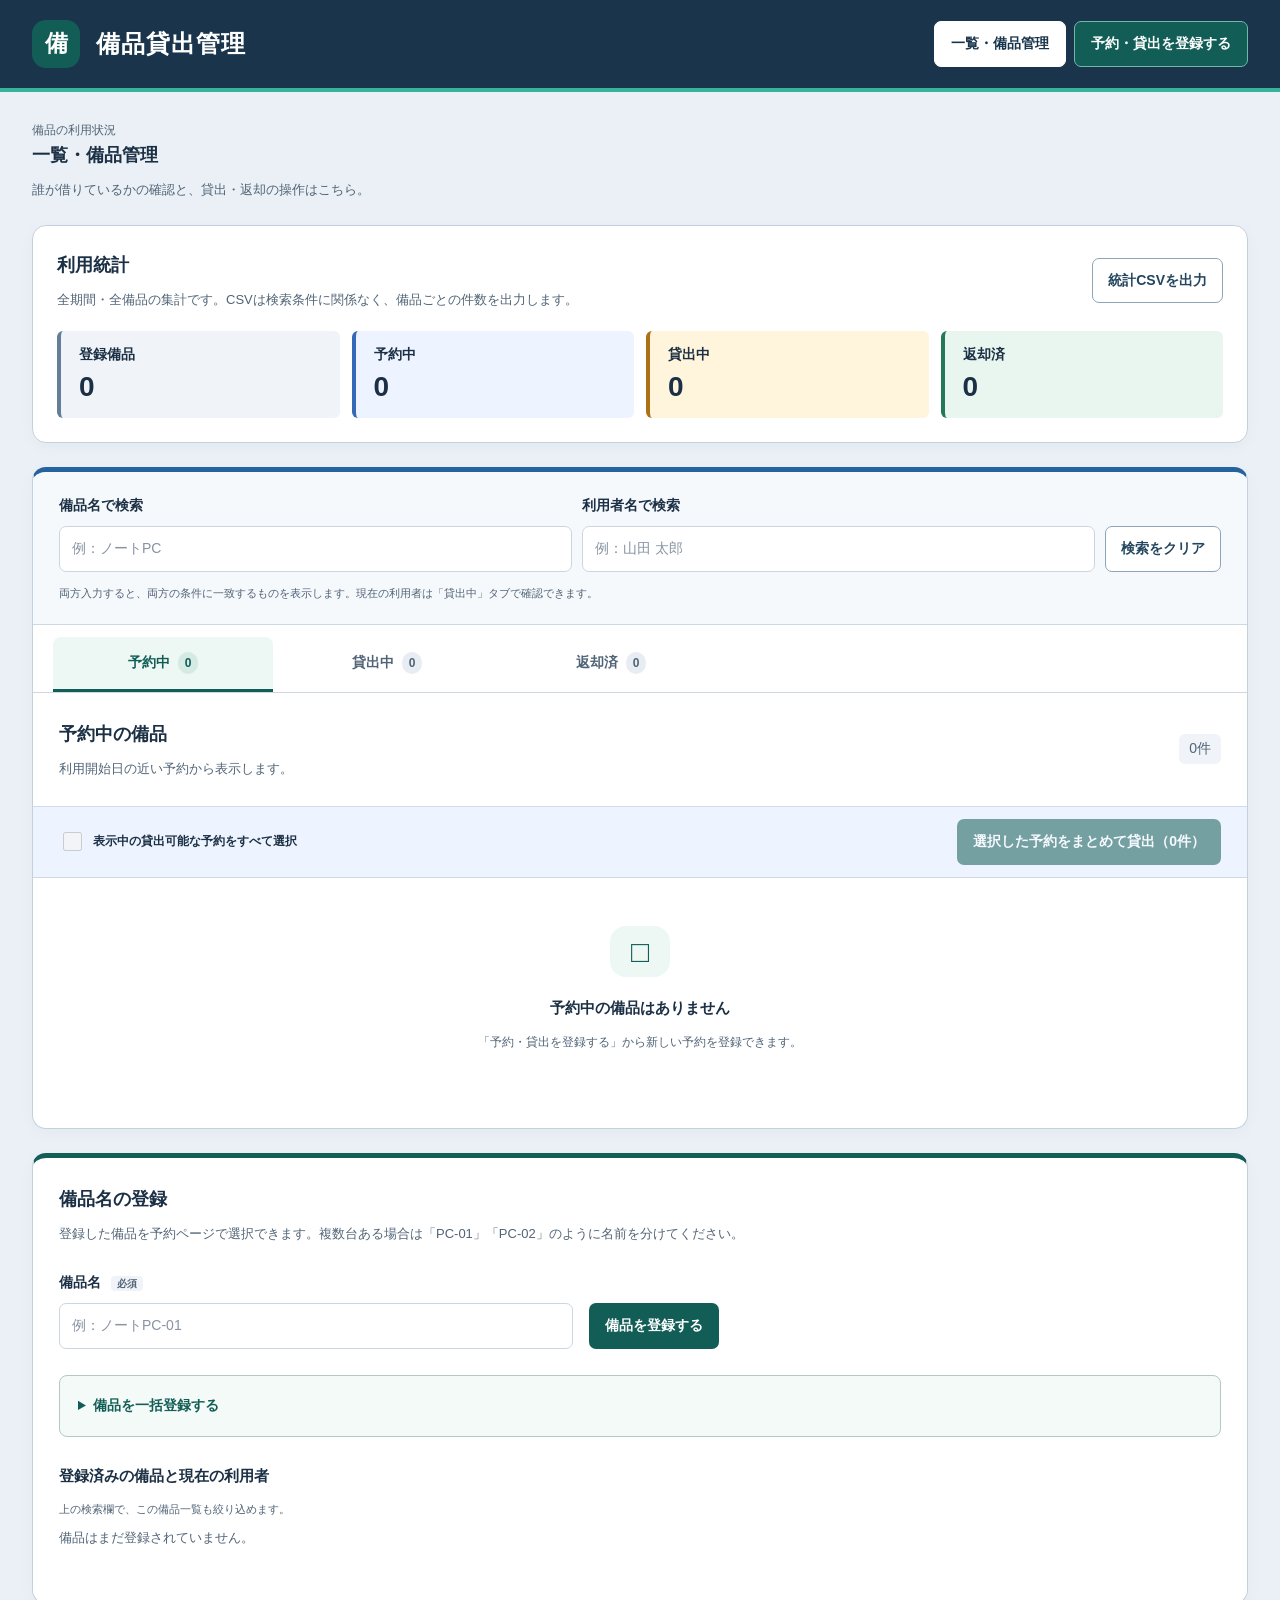
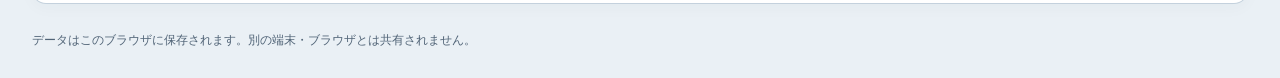
<file: index.html>
<!doctype html>
<html lang="ja">
<head>
  <meta charset="utf-8">
  <meta name="viewport" content="width=device-width, initial-scale=1">
  <title>一覧 | 備品貸出管理</title>
  <link rel="stylesheet" href="css/style.css">
  <script defer src="js/constants.js"></script>
  <script defer src="js/utils/dates.js"></script>
  <script defer src="js/utils/validation.js"></script>
  <script defer src="js/models/item.js"></script>
  <script defer src="js/models/loanRules.js"></script>
  <script defer src="js/services/storage.js"></script>
  <script defer src="js/repositories/loanData.js"></script>
  <script defer src="js/repositories/equipmentRepository.js"></script>
  <script defer src="js/repositories/itemRepository.js"></script>
  <script defer src="js/utils/report.js"></script>
  <script defer src="js/ui/render.js"></script>
  <script defer src="js/ui/tabs.js"></script>
  <script defer src="js/ui/messages.js"></script>
  <script defer src="js/ui/listControls.js"></script>
  <script defer src="js/app.js"></script>
</head>
<body>
  <header class="page-header"><div class="header-inner"><span class="app-mark" aria-hidden="true">備</span><h1>備品貸出管理</h1><nav class="page-nav" aria-label="メインナビゲーション"><a href="index.html" aria-current="page">一覧・備品管理</a><a id="new-reservation" class="button button-primary" href="reservation.html">予約・貸出を登録する</a></nav></div></header>
  <main>
    <div class="page-toolbar"><div><p class="eyebrow">備品の利用状況</p><h2>一覧・備品管理</h2><p class="section-description">誰が借りているかの確認と、貸出・返却の操作はこちら。</p></div></div>
    <div id="message" class="message" role="status" aria-live="polite" hidden></div>
    <div id="overdue-summary" class="message message-error" role="status" hidden></div>
    <section class="panel report-panel" aria-labelledby="report-title">
      <div class="report-heading"><div><h2 id="report-title">利用統計</h2><p class="section-description">全期間・全備品の集計です。CSVは検索条件に関係なく、備品ごとの件数を出力します。</p></div><button id="export-csv" class="button button-secondary" type="button" disabled>統計CSVを出力</button></div>
      <div class="summary-grid"><div>登録備品<strong id="stat-equipment">0</strong></div><div>予約中<strong id="stat-reserved">0</strong></div><div>貸出中<strong id="stat-borrowed">0</strong></div><div>返却済<strong id="stat-returned">0</strong></div></div>
    </section>
    <section class="panel list-panel" aria-labelledby="list-title">
      <div class="search-toolbar"><div class="search-controls"><div class="search-field"><label for="equipment-search">備品名で検索</label><input id="equipment-search" type="search" placeholder="例：ノートPC" aria-describedby="search-help"></div><div class="search-field"><label for="borrower-search">利用者名で検索</label><input id="borrower-search" type="search" placeholder="例：山田 太郎" aria-describedby="search-help"></div><button id="clear-search" class="button button-secondary" type="button">検索をクリア</button></div><p id="search-help" class="form-note">両方入力すると、両方の条件に一致するものを表示します。現在の利用者は「貸出中」タブで確認できます。</p></div>
      <div class="status-tabs" role="tablist" aria-label="貸出・予約の状況">
        <button id="tab-reserved" class="status-tab" type="button" role="tab" data-status="reserved" aria-controls="loan-panel" aria-selected="true">予約中 <span id="count-reserved" class="tab-count">0</span></button>
        <button id="tab-borrowed" class="status-tab" type="button" role="tab" data-status="borrowed" aria-controls="loan-panel" aria-selected="false" tabindex="-1">貸出中 <span id="count-borrowed" class="tab-count">0</span></button>
        <button id="tab-returned" class="status-tab" type="button" role="tab" data-status="returned" aria-controls="loan-panel" aria-selected="false" tabindex="-1">返却済 <span id="count-returned" class="tab-count">0</span></button>
      </div>
      <div id="loan-panel" role="tabpanel" aria-labelledby="tab-reserved" tabindex="0">
      <div class="list-heading"><div><h2 id="list-title">予約中の備品</h2><p id="list-description" class="section-description">利用開始日の近い予約から表示します。</p></div><span id="item-count" class="count">0件</span></div>
      <div id="batch-loan-toolbar" class="batch-toolbar"><label><input id="select-all-reservations" type="checkbox"> 表示中の貸出可能な予約をすべて選択</label><button id="start-selected" class="button button-primary" type="button" disabled>選択した予約をまとめて貸出（0件）</button></div>
      <div id="empty-state" class="empty-state"><div class="empty-icon" aria-hidden="true">□</div><h3 id="empty-title">予約中の備品はありません</h3><p id="empty-description">「予約・貸出を登録する」から新しい予約を登録できます。</p></div>
      <div id="table-container" class="table-container" hidden>
        <table id="loan-table" class="list-table"><caption class="visually-hidden">備品の利用者・期間・状態・返却日時・操作</caption><thead><tr><th scope="col">備品名</th><th scope="col">借りる人</th><th scope="col">利用開始日</th><th scope="col">返却予定日</th><th scope="col">状態</th><th id="returned-at-heading" scope="col">返却日時</th><th id="action-heading" scope="col">操作</th></tr></thead><tbody id="item-list"></tbody></table>
      </div>
      </div>
      <details id="cancelled-history" class="cancelled-history" hidden>
        <summary>取消した予約の履歴 <span id="count-cancelled" class="count">0件</span></summary>
        <div class="table-container"><table class="cancellation-table"><caption class="visually-hidden">取消済みの予約の備品・利用者・期間・取消日時</caption><thead><tr><th scope="col">備品名</th><th scope="col">借りる人</th><th scope="col">利用開始日</th><th scope="col">返却予定日</th><th scope="col">取消日時</th></tr></thead><tbody id="cancelled-list"></tbody></table></div>
      </details>
    </section>
    <section id="equipment-section" class="panel equipment-panel" aria-labelledby="equipment-title">
      <h2 id="equipment-title">備品名の登録</h2>
      <p class="section-description">登録した備品を予約ページで選択できます。複数台ある場合は「PC-01」「PC-02」のように名前を分けてください。</p>
      <form id="equipment-form" class="equipment-form" novalidate>
        <div class="field"><label for="equipment-name">備品名 <span class="required">必須</span></label><input id="equipment-name" name="equipmentName" required maxlength="100" placeholder="例：ノートPC-01" aria-describedby="equipment-error"><p id="equipment-error" class="field-error" hidden></p></div>
        <button id="equipment-register-button" class="button button-primary" type="submit">備品を登録する</button>
      </form>
      <details class="bulk-registration"><summary>備品を一括登録する</summary><p class="section-description" id="bulk-help">Excelなどから備品名を1行に1件貼り付けてください。空行は無視します。重複・入力エラーがあれば全件の登録を中止します。</p><form id="bulk-equipment-form" novalidate><label for="bulk-equipment-names">備品名の一覧</label><textarea id="bulk-equipment-names" rows="5" placeholder="ノートPC-01&#10;ノートPC-02&#10;HDMIケーブル-01" aria-describedby="bulk-help bulk-equipment-error"></textarea><p id="bulk-equipment-error" class="field-error" hidden></p><button id="bulk-register-button" class="button button-secondary" type="submit" disabled>まとめて備品を登録する</button></form></details>
      <h3 class="catalog-title">登録済みの備品と現在の利用者</h3><p class="form-note">上の検索欄で、この備品一覧も絞り込めます。</p>
      <p id="equipment-empty" class="section-description">備品はまだ登録されていません。</p>
      <ul id="equipment-list" class="equipment-list" aria-label="登録済みの備品"></ul>
    </section>
    <footer>データはこのブラウザに保存されます。別の端末・ブラウザとは共有されません。</footer>
    <noscript><p class="message message-error">このアプリを利用するには JavaScript を有効にしてください。</p></noscript>
  </main>
</body>
</html>
</file>
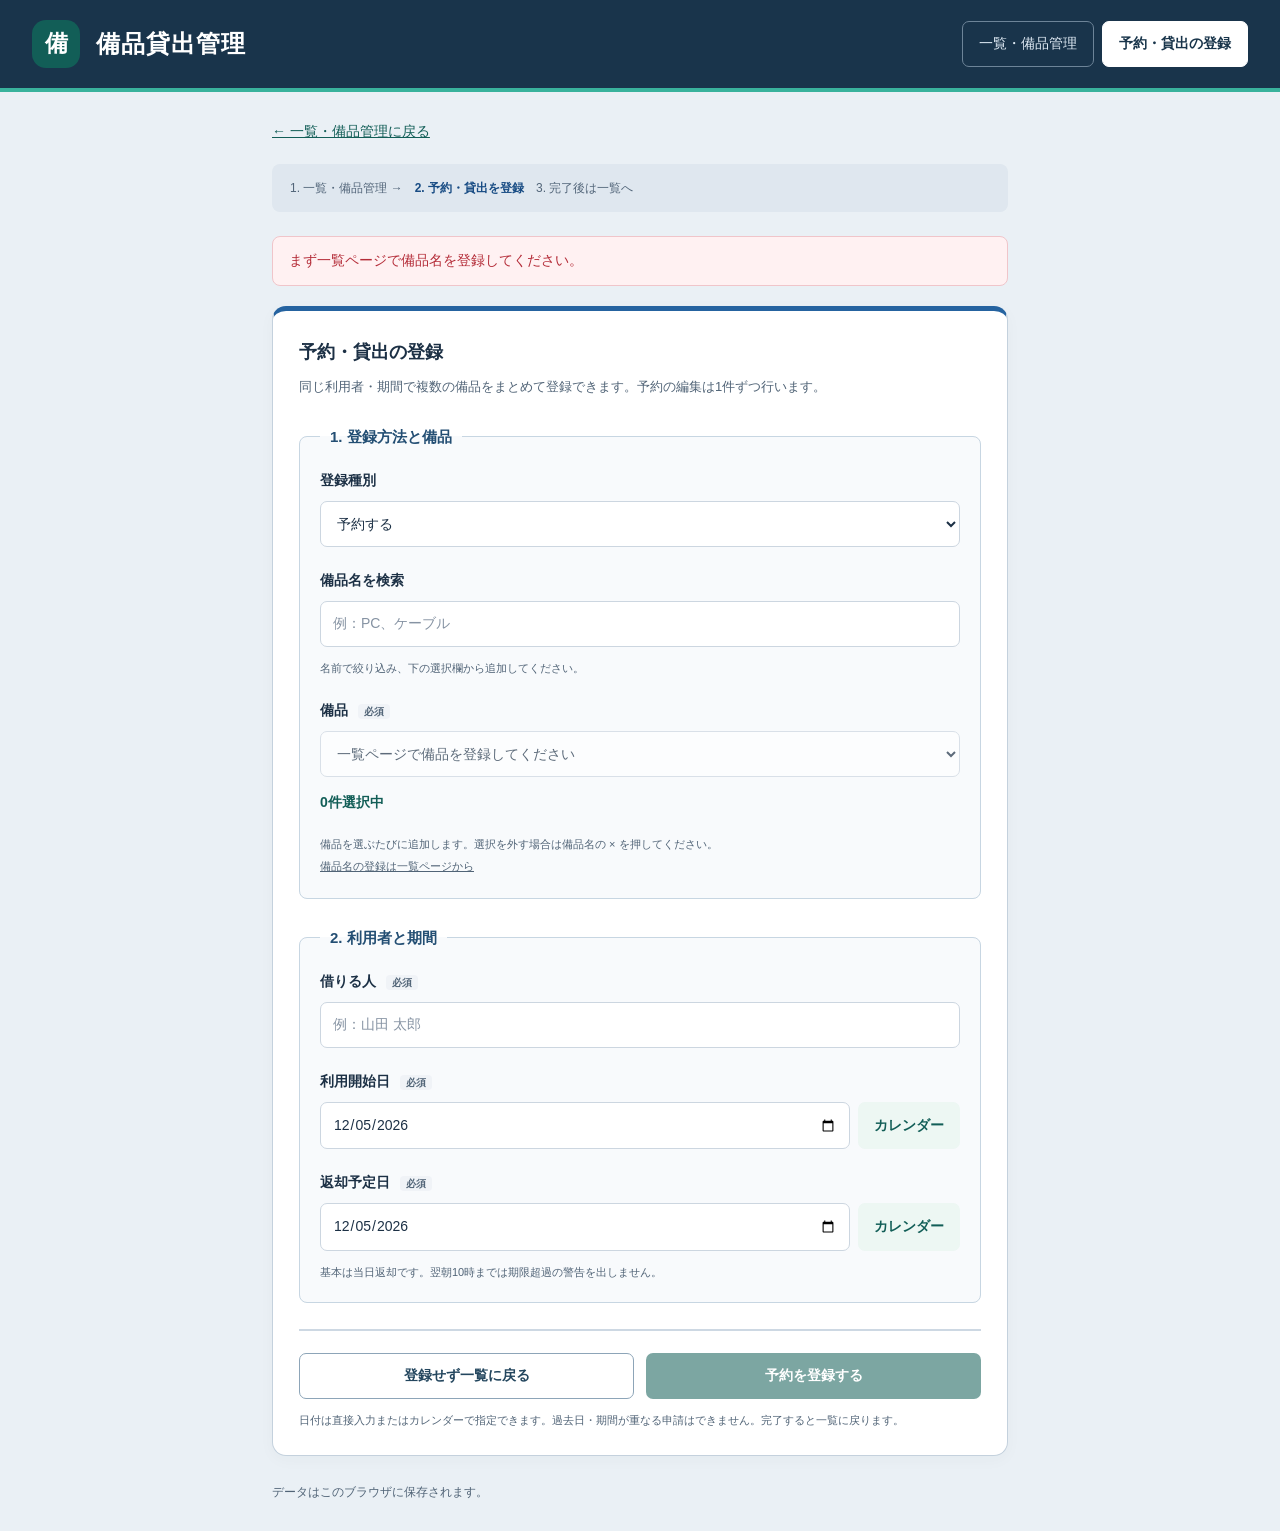
<file: reservation.html>
<!doctype html>
<html lang="ja">
<head>
  <meta charset="utf-8">
  <meta name="viewport" content="width=device-width, initial-scale=1">
  <title>予約 | 備品貸出管理</title>
  <link rel="stylesheet" href="css/style.css">
  <script defer src="js/constants.js"></script>
  <script defer src="js/utils/dates.js"></script>
  <script defer src="js/utils/validation.js"></script>
  <script defer src="js/models/item.js"></script>
  <script defer src="js/models/loanRules.js"></script>
  <script defer src="js/services/storage.js"></script>
  <script defer src="js/repositories/loanData.js"></script>
  <script defer src="js/repositories/equipmentRepository.js"></script>
  <script defer src="js/repositories/itemRepository.js"></script>
  <script defer src="js/ui/messages.js"></script>
  <script defer src="js/ui/equipmentPicker.js"></script>
  <script defer src="js/ui/form.js"></script>
  <script defer src="js/ui/calendar.js"></script>
  <script defer src="js/reservation.js"></script>
</head>
<body>
  <header class="page-header"><div class="header-inner"><span class="app-mark" aria-hidden="true">備</span><h1>備品貸出管理</h1><nav class="page-nav" aria-label="メインナビゲーション"><a href="index.html">一覧・備品管理</a><a href="reservation.html" aria-current="page">予約・貸出の登録</a></nav></div></header>
  <main class="reservation-main">
    <a class="back-link" href="index.html">← 一覧・備品管理に戻る</a><div class="flow-guide"><span>1. 一覧・備品管理</span><strong aria-current="step">2. 予約・貸出を登録</strong><span>3. 完了後は一覧へ</span></div>
    <div id="message" class="message" role="status" aria-live="polite" hidden></div>
    <section class="panel registration" aria-labelledby="registration-title">
      <h2 id="registration-title">予約・貸出の登録</h2>
      <p class="section-description">同じ利用者・期間で複数の備品をまとめて登録できます。予約の編集は1件ずつ行います。</p>
      <form id="loan-form" novalidate>
        <fieldset class="form-section"><legend>1. 登録方法と備品</legend>
        <div class="field"><label for="registration-type">登録種別</label><select id="registration-type" name="status" aria-describedby="registration-type-error"><option value="reserved">予約する</option><option value="borrowed">今から借りる</option></select><p class="field-error" id="registration-type-error" hidden></p></div>
        <div class="field"><label for="reservation-search">備品名を検索</label><input id="reservation-search" type="search" placeholder="例：PC、ケーブル"><p class="form-note">名前で絞り込み、下の選択欄から追加してください。</p></div>
        <div class="field"><label for="item-name">備品 <span class="required">必須</span></label><select id="item-name" name="equipmentId" required aria-describedby="item-name-error"></select><p class="field-error" id="item-name-error" hidden></p><p id="selection-count" class="selection-count" aria-live="polite">0件選択中</p><div id="selected-equipment" class="selected-equipment" aria-label="選択した備品"></div><p class="form-note">備品を選ぶたびに追加します。選択を外す場合は備品名の × を押してください。</p><a class="form-note" href="index.html#equipment-section">備品名の登録は一覧ページから</a></div>
        </fieldset>
        <fieldset class="form-section"><legend>2. 利用者と期間</legend>
        <div class="field"><label for="borrower-name">借りる人 <span class="required">必須</span></label><input id="borrower-name" name="borrowerName" required autocomplete="name" placeholder="例：山田 太郎" aria-describedby="borrower-name-error"><p class="field-error" id="borrower-name-error" hidden></p></div>
        <div class="field"><label for="start-date">利用開始日 <span class="required">必須</span></label><div class="date-field"><input id="start-date" name="startDate" type="date" required aria-describedby="start-date-error"><button class="button calendar-open" type="button" data-calendar-for="start-date" aria-label="利用開始日をカレンダーで選ぶ">カレンダー</button></div><p class="field-error" id="start-date-error" hidden></p></div>
        <div class="field"><label for="due-date">返却予定日 <span class="required">必須</span></label><div class="date-field"><input id="due-date" name="dueDate" type="date" required aria-describedby="due-date-error return-rule"><button class="button calendar-open" type="button" data-calendar-for="due-date" aria-label="返却予定日をカレンダーで選ぶ">カレンダー</button></div><p class="field-error" id="due-date-error" hidden></p><p id="return-rule" class="form-note">基本は当日返却です。翌朝10時までは期限超過の警告を出しません。</p></div>
        </fieldset>
        <div class="submit-actions"><a class="button button-secondary" href="index.html">登録せず一覧に戻る</a><button id="register-button" class="button button-primary" type="submit">予約を登録する</button></div>
        <p class="form-note">日付は直接入力またはカレンダーで指定できます。過去日・期間が重なる申請はできません。完了すると一覧に戻ります。</p>
      </form>
    </section>
    <dialog id="calendar-dialog" aria-labelledby="calendar-title">
      <div class="calendar-titlebar"><h2 id="calendar-title">日付を選択</h2><button id="calendar-close" class="button" type="button" aria-label="カレンダーを閉じる">閉じる</button></div>
      <div class="calendar-navigation"><button id="calendar-previous" class="button" type="button" aria-label="前の月">‹</button><span id="calendar-month" aria-live="polite"></span><button id="calendar-next" class="button" type="button" aria-label="次の月">›</button></div>
      <div class="calendar-weekdays" aria-hidden="true"><span>日</span><span>月</span><span>火</span><span>水</span><span>木</span><span>金</span><span>土</span></div>
      <div id="calendar-days" class="calendar-days" aria-label="日付を選択"></div>
      <p class="form-note">過去の日付は選択できません。</p>
    </dialog>
    <footer>データはこのブラウザに保存されます。</footer>
    <noscript><p class="message message-error">このアプリを利用するには JavaScript を有効にしてください。</p></noscript>
  </main>
</body>
</html>
</file>
<file: css/style.css>
:root { color-scheme: light; --ink: #22354a; --muted: #62748a; --line: #e1e7ef; --brand: #176b62; --danger: #b42c38; font-family: "Noto Sans JP", "Hiragino Kaku Gothic ProN", "Yu Gothic", sans-serif; }
* { box-sizing: border-box; }
body { margin: 0; background: #f4f7fa; color: var(--ink); font-size: 14px; line-height: 1.7; }
.page-header { background: #fff; border-bottom: 1px solid var(--line); }
.header-inner { max-width: 1400px; margin: auto; padding: 28px 32px; display: flex; gap: 16px; align-items: center; }
.app-mark { display: grid; place-items: center; width: 48px; height: 48px; border-radius: 14px; background: var(--brand); color: #fff; font-weight: 700; font-size: 23px; }
.eyebrow { margin: 0; color: var(--muted); font-size: 12px; }
h1 { margin: 0; font-size: 24px; letter-spacing: .04em; }
main { max-width: 1400px; margin: auto; padding: 28px 32px; }
.intro { margin: 0 0 28px; color: var(--muted); }
.workspace { display: grid; grid-template-columns: 320px minmax(0, 1fr); gap: 24px; align-items: start; }
.panel { min-width: 0; background: #fff; border: 1px solid var(--line); border-radius: 14px; box-shadow: 0 4px 18px #22354a04; }
.registration { padding: 26px; }
.section-heading { display: flex; align-items: center; gap: 10px; }
.step { color: var(--brand); background: #edf7f3; width: 28px; height: 28px; border-radius: 8px; text-align: center; font-size: 20px; line-height: 28px; }
h2 { font-size: 18px; margin: 0; }
.section-description { margin: 8px 0 0; color: var(--muted); font-size: 13px; }
form { margin-top: 26px; }
.field { margin-bottom: 22px; }
label { display: block; font-weight: 600; margin-bottom: 8px; }
.required { color: var(--muted); background: #f0f3f7; border-radius: 4px; padding: 2px 6px; font-size: 10px; margin-left: 6px; }
input, select { width: 100%; min-height: 46px; border: 1px solid #ccd6e0; border-radius: 7px; padding: 10px 12px; color: var(--ink); font: inherit; background: #fff; }
input[readonly] { background: #f0f3f7; }
input::placeholder { color: #8693a3; }
:focus-visible { outline: 3px solid #4b9dce; outline-offset: 3px; }
input[aria-invalid="true"], select[aria-invalid="true"] { border-color: var(--danger); }
.button { border: 1px solid transparent; border-radius: 7px; padding: 10px 15px; font: inherit; font-weight: 600; cursor: pointer; min-height: 44px; transition: background .15s; }
.button-primary { width: 100%; background: var(--brand); color: #fff; }
.button-primary:hover { background: #10574f; }
.button-return { color: var(--brand); border-color: #b5d6cf; background: #fff; white-space: nowrap; padding: 6px 14px; }
.button-return:hover { background: #edf7f3; }
button:disabled { cursor: not-allowed; opacity: .55; }
.form-note { color: var(--muted); font-size: 11px; margin: 12px 0 0; }
.list-heading { padding: 26px; display: flex; justify-content: space-between; align-items: center; gap: 16px; }
.count { border-radius: 6px; background: #f0f3f7; color: var(--muted); padding: 3px 10px; white-space: nowrap; }
.table-container { overflow-x: auto; }
.status-tabs { display: flex; gap: 4px; padding: 12px 20px 0; border-bottom: 1px solid var(--line); }
.status-tab { flex: 1; max-width: 220px; display: flex; justify-content: center; align-items: center; gap: 8px; padding: 14px 12px; min-height: 52px; border: 0; border-bottom: 3px solid transparent; background: transparent; color: var(--muted); cursor: pointer; font: inherit; font-weight: 600; }
.status-tab:hover { background: #f4f7fa; }
.status-tab[aria-selected="true"] { color: var(--brand); border-bottom-color: var(--brand); background: #edf7f3; border-radius: 8px 8px 0 0; }
.tab-count { padding: 1px 7px; border-radius: 12px; font-size: 12px; background: #e8edf3; }
.status-tab[aria-selected="true"] .tab-count { background: #d4eae3; }
.list-table { min-width: 900px; }
.list-table[data-status="returned"] { min-width: 1000px; }
.cancelled-history { border-top: 1px solid var(--line); }
.cancelled-history summary { cursor: pointer; padding: 16px 26px; color: var(--muted); }
.cancellation-table { min-width: 820px; }
.cancellation-table th { width: auto; }
@media (max-width: 720px) { .status-tabs { padding: 8px 8px 0; gap: 0; } .status-tab { padding: 12px 6px; gap: 5px; font-size: 13px; } }
table { border-collapse: collapse; width: 100%; text-align: left; table-layout: fixed; min-width: 1100px; }
th { padding: 12px 20px; background: #f8fafc; border-top: 1px solid var(--line); color: var(--muted); font-size: 12px; font-weight: 500; }
td { padding: 18px 20px; border-top: 1px solid var(--line); overflow-wrap: anywhere; }
th:first-child { width: 16%; }
th:nth-child(2) { width: 13%; }
th:nth-child(3), th:nth-child(4) { width: 13%; }
th:nth-child(5) { width: 12%; }
th:nth-child(6) { width: 18%; }
th:last-child { width: 15%; }
td:nth-child(6) { font-size: 12px; }
td:nth-child(3), td:nth-child(4) { font-size: 12px; }
td:last-child .button { margin: 3px 0; }
td:first-child { font-weight: 600; }
.status-badge { display: inline-flex; align-items: center; gap: 6px; border-radius: 20px; padding: 3px 10px; font-size: 12px; white-space: nowrap; }
.status-badge::before { content: ""; width: 6px; height: 6px; border-radius: 50%; background: currentColor; }
.status-borrowed { color: #996514; background: #fff5de; }
.status-returned { color: #176b62; background: #eaf5ef; }
.status-reserved { color: #315eac; background: #eaf0ff; }
.status-cancelled { color: var(--muted); background: #f0f3f7; }
.status-overdue { color: #a01c2c; background: #ffe1e6; font-weight: 700; }
.overdue-row { background: #fff2f3; }
.overdue-row td:first-child { border-left: 4px solid var(--danger); }
.overdue-row td:nth-child(2) { color: var(--danger); font-weight: 700; }
.overdue-note { display: block; color: var(--danger); font-weight: 700; margin-top: 4px; }
.action-note { font-size: 11px; color: var(--muted); margin: 4px 0 0; }
.completed { color: var(--muted); font-size: 12px; }
.empty-state { padding: 48px 24px 64px; text-align: center; border-top: 1px solid var(--line); }
.empty-icon { font-size: 30px; color: var(--brand); background: #edf7f3; border-radius: 16px; width: 60px; margin: 0 auto 18px; }
h3 { margin: 0; font-size: 15px; }
.empty-state p { color: var(--muted); font-size: 12px; }
.message { margin-bottom: 20px; padding: 12px 16px; border: 1px solid #b5d6cf; background: #eaf5ef; color: #14564e; border-radius: 8px; overflow-wrap: anywhere; }
.message-error { background: #fff1f2; color: var(--danger); border-color: #f0c5ca; }
.field-error { margin: 6px 0 0; color: var(--danger); font-size: 12px; }
footer { margin-top: 26px; color: var(--muted); font-size: 12px; }
.visually-hidden { position: absolute; width: 1px; height: 1px; overflow: hidden; clip-path: inset(50%); }
[hidden] { display: none !important; }
.page-toolbar { display: flex; justify-content: space-between; align-items: center; gap: 16px; margin-bottom: 24px; }
.page-toolbar .intro { margin: 0; }
a.button { display: inline-block; text-decoration: none; text-align: center; width: auto; }
.equipment-panel { margin-top: 24px; padding: 26px; }
.equipment-form { display: flex; align-items: start; gap: 16px; max-width: 660px; }
.equipment-form .field { flex: 1; min-width: 0; margin: 0; }
.equipment-form .button { width: auto; margin-top: 32px; }
.equipment-list { padding: 0; display: flex; gap: 8px; flex-wrap: wrap; list-style: none; }
.equipment-list li { background: #edf7f3; padding: 5px 12px; border-radius: 6px; overflow-wrap: anywhere; max-width: 100%; }
.reservation-main { max-width: 680px; }
.back-link { color: var(--brand); display: inline-block; margin-bottom: 20px; }
.date-field { display: flex; gap: 8px; }
.date-field input { min-width: 0; }
.calendar-open { background: #edf7f3; color: var(--brand); white-space: nowrap; }
dialog { width: min(400px, calc(100% - 32px)); border: 1px solid var(--line); border-radius: 14px; padding: 20px; color: var(--ink); }
dialog::backdrop { background: #22354a70; }
.calendar-titlebar, .calendar-navigation { display: flex; justify-content: space-between; align-items: center; gap: 8px; }
.calendar-navigation { margin: 16px 0; }
.calendar-weekdays, .calendar-days { display: grid; grid-template-columns: repeat(7, minmax(0, 1fr)); gap: 4px; text-align: center; }
.calendar-weekdays { font-size: 12px; color: var(--muted); margin-bottom: 8px; }
.calendar-days button { border: 1px solid transparent; border-radius: 6px; min-height: 40px; background: #f4f7fa; color: var(--ink); cursor: pointer; }
.calendar-days button:disabled { color: #9aa4b0; background: #fafafa; cursor: not-allowed; }
.calendar-days button[aria-current="date"] { border-color: var(--brand); }
.calendar-days button[aria-pressed="true"] { background: var(--brand); color: #fff; }
.calendar-days button:not(:disabled):hover { background: #d8ece5; color: var(--ink); }
@media (max-width: 720px) { .page-toolbar { align-items: stretch; flex-direction: column; } .equipment-form { flex-direction: column; } .equipment-form .field { width: 100%; } .equipment-form .button { margin-top: 0; } }
@media (max-width: 900px) { .workspace { grid-template-columns: 280px minmax(0, 1fr); gap: 16px; } .registration, .list-heading { padding: 20px; } td, th { padding-left: 14px; padding-right: 14px; } }
@media (max-width: 720px) { .workspace { grid-template-columns: 1fr; } main { padding: 22px 16px; } .header-inner { padding: 20px 16px; } h1 { font-size: 21px; } .intro { font-size: 13px; } .registration { padding: 24px; } .empty-state { padding: 36px 20px; } }
/* 画面の役割、操作、情報のまとまりを明確にする。 */
:root { --brand: #125e57; --ink: #1c3045; --muted: #516477; --line: #cdd8e3; }
body { background: #eaf0f5; }
.page-header { background: #19344b; color: #fff; border-bottom: 4px solid #39b29c; }
.header-inner { flex-wrap: wrap; padding-top: 20px; padding-bottom: 20px; }
.page-nav { display: flex; gap: 8px; margin-left: auto; }
.page-nav a { color: #e0ebf5; padding: 10px 16px; border-radius: 7px; text-decoration: none; border: 1px solid #6d8498; }
.page-nav a[aria-current="page"] { color: #18344a; background: #fff; border-color: #fff; font-weight: 700; }
.page-nav a:hover { background: #31566e; color: #fff; }
.panel { border-color: #c4d1dd; box-shadow: 0 4px 16px #19344b08; }
.list-panel { border-top: 5px solid #2563a0; overflow: hidden; }
.equipment-panel { border-top: 5px solid var(--brand); }
.registration { border-top: 5px solid #2563a0; }
.report-panel { margin-bottom: 24px; padding: 24px; }
.report-heading { display: flex; justify-content: space-between; gap: 18px; align-items: center; }
.button-secondary { background: #fff; color: #23465e; border: 1px solid #8da5b8; }
.button-secondary:hover { background: #edf3f8; }
.report-heading .button { white-space: nowrap; }
.summary-grid { display: grid; grid-template-columns: repeat(4, minmax(0, 1fr)); gap: 12px; margin-top: 20px; }
.summary-grid > div { padding: 12px 18px; background: #f0f4f8; border-left: 4px solid #637e96; border-radius: 6px; font-weight: 600; }
.summary-grid > div:nth-child(2) { background: #edf3ff; border-color: #3469b8; }
.summary-grid > div:nth-child(3) { background: #fff4dc; border-color: #ac7114; }
.summary-grid > div:nth-child(4) { background: #e9f6ef; border-color: #237859; }
.summary-grid strong { display: block; font-size: 28px; line-height: 1.4; }
.search-toolbar { padding: 22px 26px; background: #f6f9fc; border-bottom: 1px solid var(--line); }
.search-controls { display: flex; gap: 10px; }
.search-controls input { flex: 1; min-width: 0; }
.search-controls .button { white-space: nowrap; }
.batch-toolbar { display: flex; gap: 16px; padding: 12px 26px; align-items: center; justify-content: space-between; background: #edf3ff; border-top: 1px solid #cfdbed; }
.batch-toolbar label { margin: 0; font-size: 12px; }
.batch-toolbar .button { width: auto; }
input[type="checkbox"] { width: 19px; min-height: 19px; height: 19px; accent-color: var(--brand); vertical-align: middle; margin-right: 8px; }
.reservation-checkbox { display: block; margin-bottom: 9px; }
textarea { width: 100%; border: 1px solid #9fb1c1; border-radius: 7px; font: inherit; padding: 12px; resize: vertical; }
textarea[aria-invalid="true"] { border-color: var(--danger); }
.bulk-registration { margin-top: 26px; padding: 18px; border: 1px solid #b3cabe; border-radius: 8px; background: #f4faf7; }
.bulk-registration summary { cursor: pointer; font-weight: 700; color: var(--brand); }
.bulk-registration form { margin-top: 16px; }
.bulk-registration .button { margin-top: 12px; }
.catalog-title { margin-top: 26px; }
.equipment-list { display: grid; grid-template-columns: repeat(auto-fill, minmax(230px, 1fr)); gap: 12px; }
.equipment-list li { display: flex; flex-direction: column; padding: 12px 16px; background: #f2f7f5; border: 1px solid #c6dbd3; border-left: 4px solid #397a60; }
.equipment-list li.catalog-borrowed { background: #fff8e9; border-color: #e6c88c; border-left-color: #ad7014; }
.equipment-list li span { margin-top: 4px; font-size: 12px; color: #465a6c; }
.reservation-main { max-width: 800px; }
.flow-guide { display: flex; gap: 12px; flex-wrap: wrap; padding: 14px 18px; margin-bottom: 24px; background: #dfe7ef; border-radius: 8px; color: #526579; font-size: 12px; }
.flow-guide strong { color: #184c84; }
.flow-guide span:not(:last-child)::after { content: " →"; }
.selection-count { margin-bottom: 8px; font-weight: 700; color: var(--brand); }
.selected-equipment { display: flex; flex-wrap: wrap; gap: 8px; }
.selection-chip { background: #e5f3ee; color: #14594b; border: 1px solid #80b6a5; border-radius: 7px; padding: 8px 12px; font: inherit; cursor: pointer; overflow-wrap: anywhere; max-width: 100%; }
.selection-chip:hover { background: #d3e9e0; }
.submit-actions { display: flex; gap: 12px; align-items: center; padding-top: 22px; border-top: 2px solid var(--line); }
.submit-actions > * { flex: 1; }
th { background: #eaf0f6; color: #334e65; font-weight: 700; }
@media (max-width: 720px) {
  .page-nav { width: 100%; margin-left: 0; }
  .page-nav a { flex: 1; text-align: center; padding: 8px; font-size: 12px; }
  .summary-grid { grid-template-columns: repeat(2, minmax(0, 1fr)); }
  .report-heading, .batch-toolbar, .submit-actions { flex-direction: column; align-items: stretch; }
  .report-panel, .search-toolbar { padding: 18px; }
  .batch-toolbar { padding: 14px 18px; }
  .submit-actions > * { flex: auto; }
}
.form-section { min-width: 0; margin: 0 0 26px; padding: 20px; border: 1px solid #c7d6e2; border-radius: 8px; background: #f8fafc; }
.form-section legend { padding: 0 10px; color: #234e73; font-weight: 700; font-size: 15px; }
.form-section .field:last-child { margin-bottom: 0; }
@media (max-width: 720px) { .form-section { padding: 14px; } }
.search-controls { align-items: flex-end; }
.search-field { flex: 1; min-width: 0; }
.page-nav .button-primary { background: var(--brand); color: #fff; border-color: #70b9a9; }
.page-nav .button-primary:hover { background: #0b4943; }
@media (max-width: 720px) { .search-controls { flex-direction: column; align-items: stretch; } }
</file>
